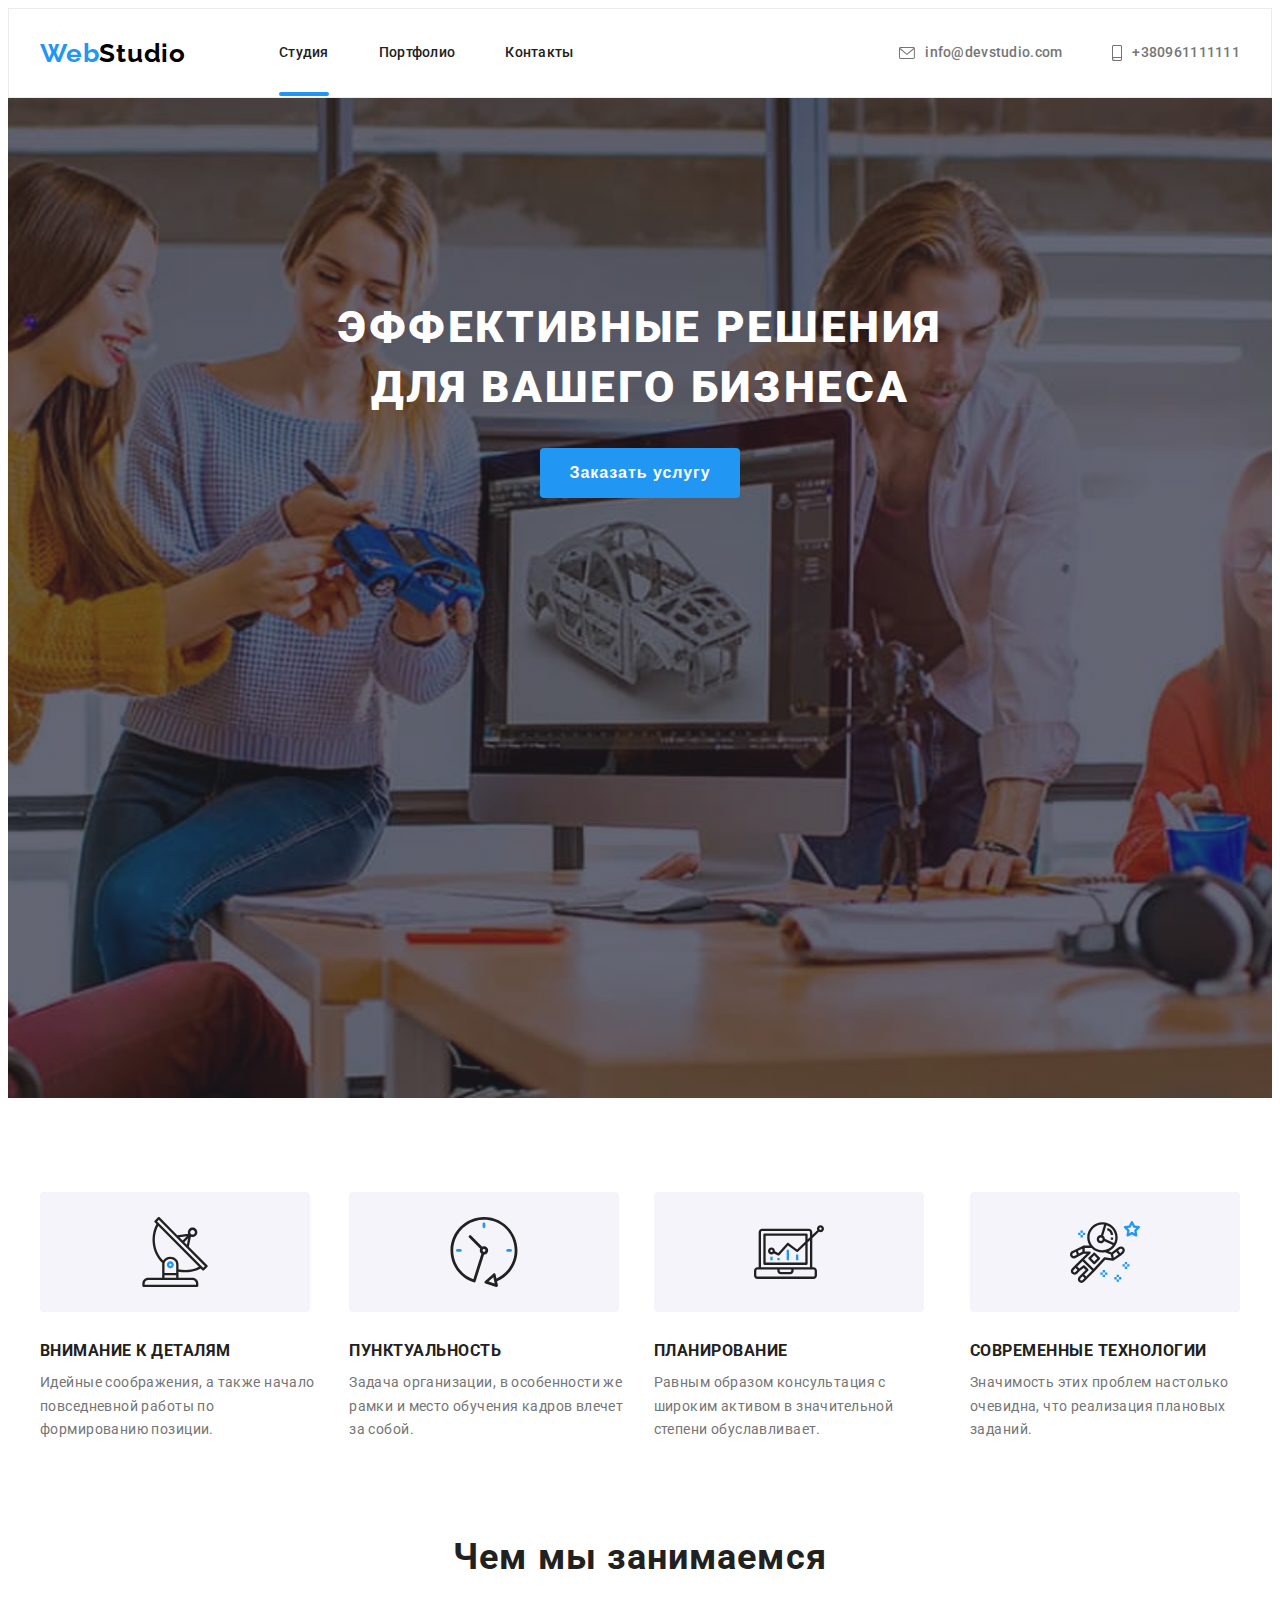
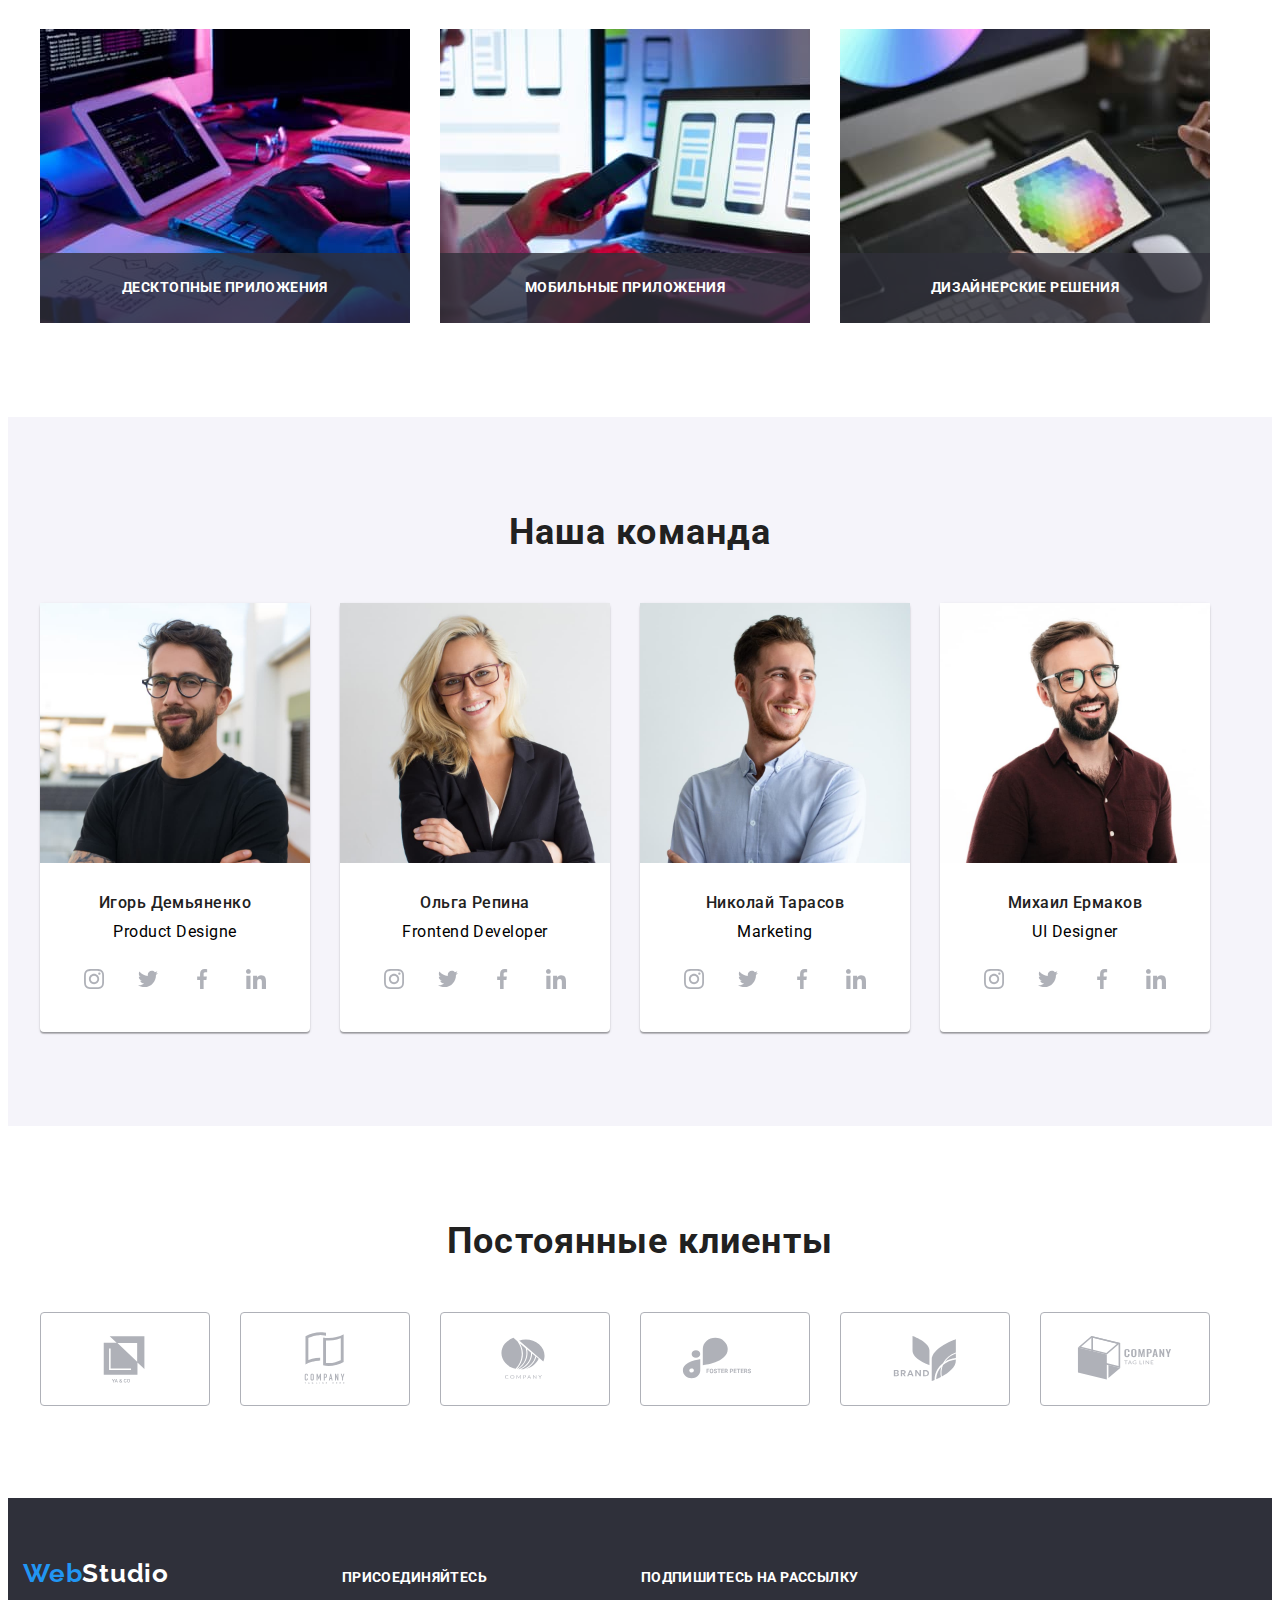
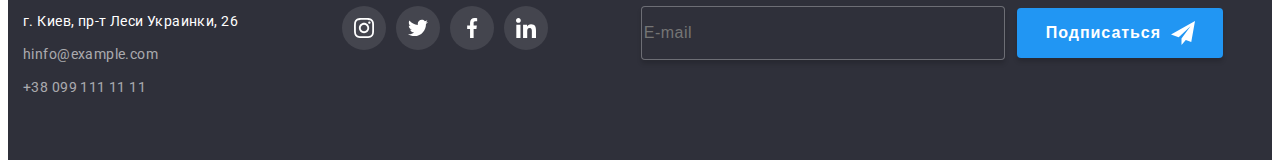
<file: index.html>
<!DOCTYPE html>
<html lang="ru">
  <head>
     <meta charset="UTF-8">
     <meta http-equiv="X-UA-Compatible" content="IE=edge">
     <meta name="viewport" content="width=device-width, initial-scale=1.0">
     <title>Студия</title>
     <link rel="stylesheet" href="https://cdnjs.cloudflare.com/ajax/libs/modern-normalize/1.1.0/modern-normalize.min.css"
      integrity="sha512-wpPYUAdjBVSE4KJnH1VR1HeZfpl1ub8YT/NKx4PuQ5NmX2tKuGu6U/JRp5y+Y8XG2tV+wKQpNHVUX03MfMFn9Q=="
      crossorigin="anonymous" referrerpolicy="no-referrer" /> 
     <link rel="preconnect" href="https://fonts.googleapis.com">
     <link rel="preconnect" href="https://fonts.gstatic.com" crossorigin>
     <link href="https://fonts.googleapis.com/css2?family=Raleway:wght@700&family=Roboto:wght@400;500;700;900&display=swap"
      rel="stylesheet">
     
     <link rel="stylesheet" href="./css/styles.css">
  </head>
 <body>
   
   <header class="header">
    <div class="container header-container"> 
      <a class="logo" href="/">Web<span class="logo-text">Studio</span></a>
      <nav class="nav">
        <ul class="nav-list">
          <li class="nav-item"><a class="nav-link link-current" href="./index.html">Студия</a></li>
          <li class="nav-item"><a class="nav-link" href="./portfolio.html">Портфолио</a></li>
          <li class="nav-item"><a class="nav-link" href="">Контакты</a></li>
        </ul>
      </nav>
      <ul class="contacts-list">
        <li class="contacts-item">
          <a class="contacts-link" href="mailto:info@devstudio.com">
            <svg class="contacts-svg" width="16" height="12" aria-label="mail">
              <use href="./images/icons.svg#icon-envelope"></use>
            </svg> 
            info@devstudio.com</a>
        </li>
        <li class="contacts-item"><a class="contacts-link" href="tel:+380961111111">
          <svg class="contacts-svg" width="10" height="16" aria-label="phone">
            <use href="./images/icons.svg#icon-smartphone"></use>
          </svg>
          +380961111111</a></li>
      </ul>
    </div>
   </header>
     <main>
      <section class="hero">
        <div class="container container-hero">
          <h1 class="title-hero">Эффективные решения для вашего бизнеса</h1>
          <button type="button" class="button-hero" data-modal-open >Заказать услугу</button>
        </div>
      </section>
      <section class="section">
        <div class="container">
          <h2 class="visually-hidden">Наши преимущества</h2>
          <ul class="advantage-list">
              <li class="advantage-item">
                 <div class="advantage-wrap">
                   <svg class="advantage-svg" aria-label="antenna">
                     <use href="./images/icons.svg#icon-antenna"></use>
                   </svg>
                  </div>
                  <h3 class="advantage-title">Внимание к деталям</h3>
                  <p class="advantage-text">Идейные соображения, а также начало повседневной работы по формированию позиции.</p>
              </li>
              <li class="advantage-item">
                <div class="advantage-wrap">
                  <svg class="advantage-svg" aria-label="clock">
                    <use href="./images/icons.svg#icon-clock"></use>
                  </svg>
                  </div>
                 <h3 class="advantage-title">Пунктуальность</h3>
                 <p class="advantage-text">Задача организации, в особенности же рамки и место обучения кадров влечет за собой.</p>
               </li>
               <li class="advantage-item">
                 <div class="advantage-wrap">
                  <svg class="advantage-svg" aria-label="diagram">
                    <use href="./images/icons.svg#icon-diagram"></use>
                  </svg>
                  </div>
                 <h3 class="advantage-title">Планирование</h3>
                 <p class="advantage-text">Равным образом консультация с широким активом в значительной степени обуславливает.</p>
               </li>
               <li class="advantage-item">
                 <div class="advantage-wrap">
                  <svg class="advantage-svg" aria-label="astronaut">
                    <use href="./images/icons.svg#icon-astronaut"></use>
                  </svg>
                  </div>
                 <h3 class="advantage-title">Современные технологии</h3>
                 <p class="advantage-text">Значимость этих проблем настолько очевидна, что реализация плановых заданий.</p>
                </li>
          </ul>
        </div>
      </section>
      <section class="section section-wrap">
        <div class="container">
          <h2 class="section-title">Чем мы занимаемся</h2>
          <ul class="wrap-list">
             <li class="wrap-item">
               <div class="wrap-img">
               <img src="./images/box1.jpg" alt="набор текста на планшете" width="370">
               <p class="wrap-text">ДЕСКТОПНЫЕ ПРИЛОЖЕНИЯ</p>
               </div>
             </li>
             <li class="wrap-item">
               <div class="wrap-img">
               <img src="./images/box2.jpg" alt="структура сайта на экране" width="370">
               <p class="wrap-text">МОБИЛЬНЫЕ ПРИЛОЖЕНИЯ</p>
              </div>
              </li>
             <li class="wrap-item">
               <div class="wrap-img">
               <img src="./images/box3.jpg" alt="палитра на экране планшета" width="370">
               <p class="wrap-text">ДИЗАЙНЕРСКИЕ РЕШЕНИЯ</p>
              </div>
             </li>
          </ul>
        </div>
      </section>
      <section class="section section-cards">
        <div class="container">
          <h2 class="section-title">Наша команда</h2>
          <ul class="cards-list">
              <li class="cards-item">
                     <img class="card-img" src="./images/photo1.jpg" alt="фото члена команды" width="270">
                     <div class="card-social">
                       <h3 class="cards-title">Игорь Демьяненко</h3>
                       <p class="cards-text">Product Designe</p>
                      <ul class="list-social">
                        <li class="item-social">
                          <a class="link-social" href="">
                          <svg class="social-svg" aria-label="instagram">
                            <use href="./images/icons.svg#icon-instagram"></use>
                          </svg>
                          </a>
                        </li>
                        <li class="item-social">
                          <a class="link-social" href="">
                            <svg class="social-svg" aria-label="twitter">
                              <use href="./images/icons.svg#icon-twitter"></use>
                            </svg>
                          </a>
                        </li>
                        <li class="item-social">
                          <a class="link-social" href="">
                            <svg class="social-svg" aria-label="facebook">
                              <use href="./images/icons.svg#icon-facebook"></use>
                            </svg>
                          </a>
                        </li>
                        <li class="item-social">
                          <a class="link-social" href="">
                            <svg class="social-svg" aria-label="linkedin">
                              <use href="./images/icons.svg#icon-linkedin"></use>
                            </svg>
                          </a>
                        </li>
                      </ul>
                     </div> 
              </li>
              <li class="cards-item">
                     <img class="card-img" src="./images/photo2.jpg" alt="фото члена команды" width="270"> 
                     <div class="card-social">
                       <h3 class="cards-title">Ольга Репина</h3>
                       <p class="cards-text">Frontend Developer</p>
                        <ul class="list-social">
                          <li class="item-social">
                            <a class="link-social" href="">
                              <svg class="social-svg" aria-label="instagram">
                                <use href="./images/icons.svg#icon-instagram"></use>
                              </svg>
                            </a>
                          </li>
                          <li class="item-social">
                            <a class="link-social" href="">
                              <svg class="social-svg" aria-label="twitter">
                                <use href="./images/icons.svg#icon-twitter"></use>
                              </svg>
                            </a>
                          </li>
                          <li class="item-social">
                            <a class="link-social" href="">
                              <svg class="social-svg" aria-label="facebook">
                                <use href="./images/icons.svg#icon-facebook"></use>
                              </svg>
                            </a>
                          </li>
                          <li class="item-social">
                            <a class="link-social" href="">
                              <svg class="social-svg" aria-label="linkedin">
                                <use href="./images/icons.svg#icon-linkedin"></use>
                              </svg>
                            </a>
                          </li>
                        </ul>
                     </div> 
              </li>
              <li class="cards-item">
                     <img class="card-img" src="./images/photo3.jpg" alt="фото члена команды" width="270"> 
                     <div class="card-social">
                       <h3 class="cards-title">Николай Тарасов</h3>
                       <p class="cards-text">Marketing</p>
                        <ul class="list-social">
                          <li class="item-social">
                            <a class="link-social" href="">
                              <svg class="social-svg" aria-label="instagram">
                                <use href="./images/icons.svg#icon-instagram"></use>
                              </svg>
                            </a>
                          </li>
                          <li class="item-social">
                            <a class="link-social" href="">
                              <svg class="social-svg" aria-label="twitter">
                                <use href="./images/icons.svg#icon-twitter"></use>
                              </svg>
                            </a>
                          </li>
                          <li class="item-social">
                            <a class="link-social" href="">
                              <svg class="social-svg" aria-label="facebook">
                                <use href="./images/icons.svg#icon-facebook"></use>
                              </svg>
                            </a>
                          </li>
                          <li class="item-social">
                            <a class="link-social" href="">
                              <svg class="social-svg" aria-label="linkedin">
                                <use href="./images/icons.svg#icon-linkedin"></use>
                              </svg>
                            </a>
                          </li>
                        </ul>
                     </div> 
              </li>
              <li class="cards-item">
                     <img class="card-img" src="./images/photo4.jpg" alt="фото члена команды" width="270"> 
                     <div class="card-social">
                       <h3 class="cards-title">Михаил Ермаков</h3>
                       <p class="cards-text">UI Designer</p>
                        <ul class="list-social">
                          <li class="item-social">
                            <a class="link-social" href="">
                              <svg class="social-svg" aria-label="instagram">
                                <use href="./images/icons.svg#icon-instagram"></use>
                              </svg>
                            </a>
                          </li>
                          <li class="item-social">
                            <a class="link-social" href="">
                              <svg class="social-svg" aria-label="twitter">
                                <use href="./images/icons.svg#icon-twitter"></use>
                              </svg>
                            </a>
                          </li>
                          <li class="item-social">
                            <a class="link-social" href="">
                              <svg class="social-svg" aria-label="facebook">
                                <use href="./images/icons.svg#icon-facebook"></use>
                              </svg>
                            </a>
                          </li>
                          <li class="item-social">
                            <a class="link-social" href="">
                              <svg class="social-svg" aria-label="linkedin">
                                <use href="./images/icons.svg#icon-linkedin"></use>
                              </svg>
                            </a>
                          </li>
                        </ul>
                     </div> 
              </li>
          </ul>
        </div>
      </section>
      <section class="section">
        <div class="container">
        <h2 class="section-title">Постоянные клиенты</h2>
        <ul class="list-clients">
          <li class="item-clients">
            <a href="" class="link-clients">
              <svg class="icon-clients">
                <use href="./images/icons.svg#icon-Logo-1"></use>
              </svg>
            </a>
          </li>
          <li class="item-clients">
            <a href="" class="link-clients">
              <svg class="icon-clients">
                <use href="./images/icons.svg#icon-Logo-2"></use>
              </svg>
            </a>
          </li>
          <li class="item-clients">
            <a href="" class="link-clients">
              <svg class="icon-clients">
                <use href="./images/icons.svg#icon-Logo-3"></use>
              </svg>
            </a>
          </li>
          <li class="item-clients">
            <a href="" class="link-clients">
              <svg class="icon-clients">
                <use href="./images/icons.svg#icon-Logo-4"></use>
              </svg>
            </a>
          </li>
          <li class="item-clients">
            <a href="" class="link-clients">
              <svg class="icon-clients">
                <use href="./images/icons.svg#icon-Logo-5"></use>
              </svg>
            </a>
          </li>
          <li class="item-clients">
            <a href="" class="link-clients">
              <svg class="icon-clients">
                <use href="./images/icons.svg#icon-Logo-6"></use>
              </svg>
            </a>
          </li>
        </ul>
      </div>
      </section>
     </main>
     <footer class="footer">
     <div class="container container-footer">
      <div class="contacts-footer"> 
      <a class="logo" href="/">Web<span class="logo-text-footer">Studio</span></a>
       <address class="address">
        <ul class="address-list">
         <li class="address-item"><a class="address-link address-href" href="https://goo.gl/maps/M4pxGZBaboN6nZQU7" target="_blank"
            rel="noopener noreferrer">г. Киев, пр-т Леси Украинки, 26</a></li>
         <li class="address-item"><a class="address-link" href=""> hinfo@example.com</a></li>
         <li class="address-item"><a class="address-link" href="">+38 099 111 11 11</a></li>
       </ul>
      </address>
      </div>
      <div class="social-footer">
        <p class="footer-text">Присоединяйтесь</p>
        <ul class="list-social">
          <li class="item-social">
            <a class="link-social link-social-footer" href="">
              <svg class="social-svg social-svg-footer" aria-label="instagram">
                <use href="./images/icons.svg#icon-instagram"></use>
              </svg>
            </a>
          </li>
          <li class="item-social">
            <a class="link-social link-social-footer" href="">
              <svg class="social-svg social-svg-footer" aria-label="twitter">
                <use href="./images/icons.svg#icon-twitter"></use>
              </svg>
            </a>
          </li>
          <li class="item-social">
            <a class="link-social link-social-footer" href="">
              <svg class="social-svg social-svg-footer" aria-label="facebook">
                <use href="./images/icons.svg#icon-facebook"></use>
              </svg>
            </a>
          </li>
          <li class="item-social">
            <a class="link-social link-social-footer" href="">
              <svg class="social-svg social-svg-footer" aria-label="linkedin">
                <use href="./images/icons.svg#icon-linkedin"></use>
              </svg>
            </a>
          </li>
        </ul>
      </div>
      <form>
        <label class="label-footer">
          Подпишитесь на рассылку
          <span class="send-footer">
          <input class="input-footer"
                 type="email"
                 name="user-email"
                 placeholder="E-mail">
          <button class="btn-form-footer" type="submit">Подписаться
            <svg class="icon-send">
              <use href="./images/icons.svg#icon-send"></use>
            </svg>
          </button>
          </span>
        </label>
      </form>
    </div>
     </footer>
    <div class="backdrop is-hidden" data-modal >
      <div class="modal">
        <button type="button" class="modal-close" data-modal-close >
            <svg width="18" height="18" class="modal-icon">
              <use href="./images/icons.svg#icon-close"></use>
            </svg>
        </button>
        <form class="form-modal" action="#">
          <b class="modal-title">Оставьте свои данные, мы вам перезвоним</b>
          <label class="modal-label" name="user-name">
            Имя
            <span class="input-wrap">
            <input class="modal-input" type="text" name="user-name">
            <svg class="form-icon">
              <use href="./images/icons.svg#icon-person-black"></use>
            </svg>
            </span>
          </label>
           <label class="modal-label" name="user-phone">
             Телефон
             <span class="input-wrap">
            <input class="modal-input" type="tel" name="user-phone">
            <svg class="form-icon">
              <use href="./images/icons.svg#icon-phone-black"></use>
            </svg>
             </span>
          </label>
           <label class="modal-label" name="user-email">
             Почта
            <span class="input-wrap">
            <input class="modal-input" type="email" name="user-email">
            <svg class="form-icon">
              <use href="./images/icons.svg#icon-email-black"></use>
            </svg>
            </span>
          </label>
          <label class="modal-label comment-label" name="comment">Комментарий
          <textarea class="modal-comment" name="comment" placeholder="Введите текст"></textarea>
          </label>
          <label class="label-checkbox">
              <input class="checkbox" type="checkbox" name="conditions">
              <svg class="checkbox-icon">
                <use href="./images/icons.svg#icon-check"></use>
              </svg>
          <span class="form-text">Соглашаюсь с рассылкой и принимаю <a class="form-text-link" href="">Условия договора</a></span>
          </label>
          <button type="submit" class="btn btn-form">Отправить</button>
        </form>
      </div>
    </div> 
   <script src="./js/modal.js">
   </script>
 </body>
</html>
</file>
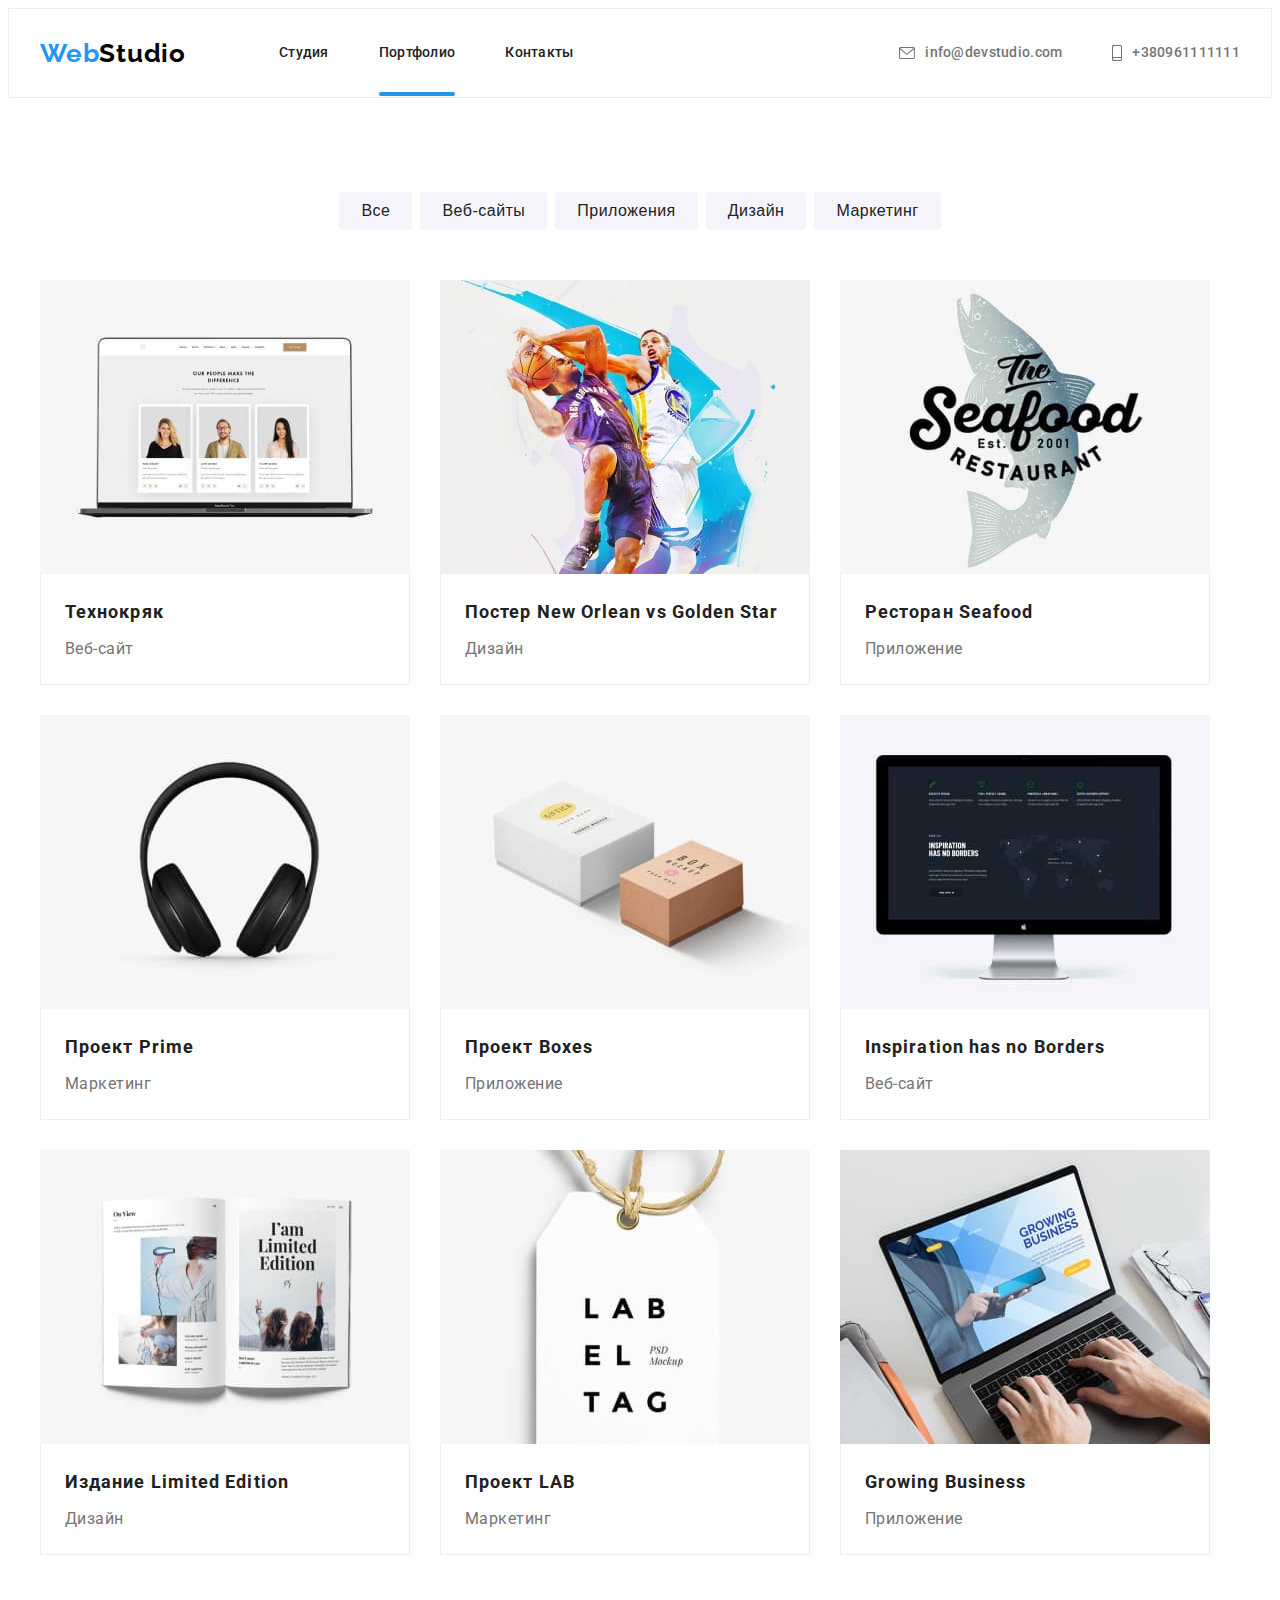
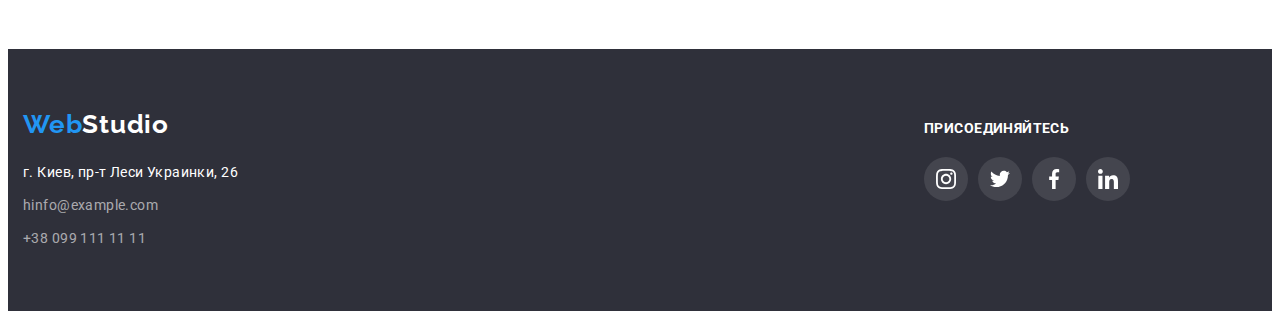
<file: portfolio.html>
<!DOCTYPE html>
<html lang="ru">
<head>
    <meta charset="UTF-8">
    <meta http-equiv="X-UA-Compatible" content="IE=edge">
    <meta name="viewport" content="width=device-width, initial-scale=1.0">
    <title>Студия</title>
    <link rel="stylesheet" href="https://cdnjs.cloudflare.com/ajax/libs/modern-normalize/1.1.0/modern-normalize.min.css"
        integrity="sha512-wpPYUAdjBVSE4KJnH1VR1HeZfpl1ub8YT/NKx4PuQ5NmX2tKuGu6U/JRp5y+Y8XG2tV+wKQpNHVUX03MfMFn9Q=="
        crossorigin="anonymous" referrerpolicy="no-referrer" />
    <link rel="preconnect" href="https://fonts.googleapis.com">
    <link rel="preconnect" href="https://fonts.gstatic.com" crossorigin>
    <link href="https://fonts.googleapis.com/css2?family=Raleway:wght@700&family=Roboto:wght@400;500;700;900&display=swap"
        rel="stylesheet">
    <link rel="stylesheet" href="./css/styles.css">
</head>
<body>
    <header class="header">
      <div class="container header-container">
        <a class="logo" href="/">Web<span class="logo-text">Studio</span></a>
        <nav class="nav">
          <ul class="nav-list">
            <li class="nav-item"><a class="nav-link" href="./index.html">Студия</a></li>
            <li class="nav-item"><a class="nav-link link-current" href="./portfolio.html">Портфолио</a></li>
            <li class="nav-item"><a class="nav-link" href="">Контакты</a></li>
          </ul>
        </nav>
      <ul class="contacts-list">
        <li class="contacts-item">
          <a class="contacts-link" href="mailto:info@devstudio.com">
            <svg class="contacts-svg" width="16" height="12" aria-label="mail">
              <use href="./images/icons.svg#icon-envelope"></use>
            </svg>
            info@devstudio.com</a>
        </li>
        <li class="contacts-item"><a class="contacts-link" href="tel:+380961111111">
            <svg class="contacts-svg" width="10" height="16" aria-label="phone">
              <use href="./images/icons.svg#icon-smartphone"></use>
            </svg>
            +380961111111</a></li>
      </ul>
      </div>
    </header>
    <main>
    <section class="section">
     <div class="container">   
        <h1 class="visually-hidden">Портфолио</h1>
        <ul class="btn-list">
            <li class="btn-item">
                <button class="btn"  type="button">Все</button>
            </li>
            <li class="btn-item">
                <button class="btn" type="button">Веб-сайты</button>
            </li>
            <li class="btn-item">
                <button class="btn" type="button">Приложения</button>
            </li>
            <li class="btn-item">
                <button class="btn" type="button">Дизайн</button>
            </li>
            <li class="btn-item">
                <button class="btn" type="button">Маркетинг</button>
            </li>
        </ul>
        <ul class="portfolio-list">
            <li class="item-img">
                   <a class="img-link" href="">
                     <div class="thumb-overlay">
                       <img src="./images/img1.jpg" alt="Сайт" width="370">
                        <p class="text-overlay">Технокряк это современная площадка распространения коронавируса. Компании используют эту платформу для цифрового
                         шпионажа и атак на защищённые сервера конкурентов.</p>
                     </div>
                    <div class="img-box">
                      <h2 class="item-img-title">Технокряк</h2>
                      <p class="item-img-text">Веб-сайт</p>
                     </div>
                   </a>
            </li>
            <li class="item-img">
               <a class="img-link" href="">
                 <div class="thumb-overlay">
                    <img src="./images/img2.jpg" alt="Постер" width="370">
                    <p class="text-overlay">Технокряк это современная площадка распространения коронавируса. Компании используют эту
                      платформу для цифрового шпионажа и атак на защищённые сервера конкурентов.</p>
                 </div>    
                 <div class="img-box">
                    <h2 class="item-img-title">Постер New Orlean vs Golden Star</h2>
                    <p class="item-img-text">Дизайн</p>
                 </div>
                </a>
            </li>
            <li class="item-img">
               <a class="img-link" href="">
                <div class="thumb-overlay">
                  <img src="./images/img3.jpg" alt="Вывеска" width="370">
                  <p class="text-overlay">Технокряк это современная площадка распространения коронавируса. Компании используют эту
                    платформу для цифрового шпионажа и атак на защищённые сервера конкурентов.</p>
                </div>
                 <div class="img-box"> 
                   <h2 class="item-img-title">Ресторан Seafood</h2>
                   <p class="item-img-text">Приложение</p>
                 </div>
                </a>
            </li>
            <li class="item-img">
               <a class="img-link" href="">
                <div class="thumb-overlay">
                   <img src="./images/img4.jpg" alt="Наушники" width="370">
                  <p class="text-overlay">Технокряк это современная площадка распространения коронавируса. Компании используют эту
                    платформу для цифрового шпионажа и атак на защищённые сервера конкурентов.</p>
                  </div>
                 <div class="img-box">
                   <h2 class="item-img-title">Проект Prime</h2>
                   <p class="item-img-text">Маркетинг</p>
                 </div>
                </a>
            </li>
            <li class="item-img">
               <a class="img-link" href="">
                <div class="thumb-overlay">
                   <img src="./images/img5.jpg" alt="Коробки" width="370">
                  <p class="text-overlay">Технокряк это современная площадка распространения коронавируса. Компании используют эту
                    платформу для цифрового шпионажа и атак на защищённые сервера конкурентов.</p>
                  </div>
                 <div class="img-box">
                   <h2 class="item-img-title">Проект Boxes</h2>
                   <p class="item-img-text">Приложение</p>
                 </div>
                </a>
            </li>
            <li class="item-img">
               <a class="img-link" href="">
                <div class="thumb-overlay"> 
                  <img src="./images/img6.jpg" alt="Монитор" width="370">
                  <p class="text-overlay">Технокряк это современная площадка распространения коронавируса. Компании используют эту
                    платформу для цифрового шпионажа и атак на защищённые сервера конкурентов.</p>
                  </div>
                 <div class="img-box"> 
                   <h2 class="item-img-title">Inspiration has no Borders</h2>
                   <p class="item-img-text">Веб-сайт</p>
                 </div>
                </a>
            </li>
            <li class="item-img">
               <a class="img-link" href="">
                <div class="thumb-overlay">
                   <img src="./images/img7.jpg" alt="Журнал" width="370">
                  <p class="text-overlay">Технокряк это современная площадка распространения коронавируса. Компании используют эту
                    платформу для цифрового шпионажа и атак на защищённые сервера конкурентов.</p>
                  </div>
                 <div class="img-box">
                   <h2 class="item-img-title">Издание Limited Edition</h2>
                   <p class="item-img-text">Дизайн</p>
                 </div>
                </a>
            </li>
            <li class="item-img">
               <a class="img-link" href="">
                <div class="thumb-overlay">
                   <img src="./images/img8.jpg" alt="Проект" width="370">
                  <p class="text-overlay">Технокряк это современная площадка распространения коронавируса. Компании используют эту
                    платформу для цифрового шпионажа и атак на защищённые сервера конкурентов.</p>
                  </div>
                 <div class="img-box">
                    <h2 class="item-img-title">Проект LAB</h2>
                    <p class="item-img-text">Маркетинг</p>
                 </div>
                </a>
            </li>
            <li class="item-img">
               <a class="img-link" href="">
                <div class="thumb-overlay"> 
                   <img src="./images/img9.jpg" alt="Приложение" width="370">
                  <p class="text-overlay">Технокряк это современная площадка распространения коронавируса. Компании используют эту
                    платформу для цифрового шпионажа и атак на защищённые сервера конкурентов.</p>
                  </div>
                 <div class="img-box"> 
                   <h2 class="item-img-title">Growing Business</h2>
                   <p class="item-img-text">Приложение</p>
                 </div>
                </a>
            </li>
        </ul>
     </div> 
    </section>
    </main>
    <footer class="footer">
      <div class="container container-footer">
        <div class="contacts-footer">
          <a class="logo" href="/">Web<span class="logo-text-footer">Studio</span></a>
          <address class="address">
            <ul class="address-list">
              <li class="address-item"><a class="address-link address-href" href="https://goo.gl/maps/M4pxGZBaboN6nZQU7"
                  target="_blank" rel="noopener noreferrer">г. Киев, пр-т Леси Украинки, 26</a></li>
              <li class="address-item"><a class="address-link" href=""> hinfo@example.com</a></li>
              <li class="address-item"><a class="address-link" href="">+38 099 111 11 11</a></li>
            </ul>
          </address>
        </div>
        <div class="social-footer">
          <p class="footer-text">Присоединяйтесь</p>
          <ul class="list-social">
            <li class="item-social">
              <a class="link-social link-social-footer" href="">
                <svg class="social-svg social-svg-footer" aria-label="instagram">
                  <use href="./images/icons.svg#icon-instagram"></use>
                </svg>
              </a>
            </li>
            <li class="item-social">
              <a class="link-social link-social-footer" href="">
                <svg class="social-svg social-svg-footer" aria-label="twitter">
                  <use href="./images/icons.svg#icon-twitter"></use>
                </svg>
              </a>
            </li>
            <li class="item-social">
              <a class="link-social link-social-footer" href="">
                <svg class="social-svg social-svg-footer" aria-label="facebook">
                  <use href="./images/icons.svg#icon-facebook"></use>
                </svg>
              </a>
            </li>
            <li class="item-social">
              <a class="link-social link-social-footer" href="">
                <svg class="social-svg social-svg-footer" aria-label="linkedin">
                  <use href="./images/icons.svg#icon-linkedin"></use>
                </svg>
              </a>
            </li>
          </ul>
        </div>
      </div>
    </footer>
</body>
</html>
</file>
<file: css/styles.css>
:root {
  --weight-title: 700;
  --color-title: #212121;
  --size-section-title: 36px;
  --color-accent: #2196f3;
  --color-text: #757575;
  --color-text-second: #ffffff;
  --wight-btn: 500;
  --size-btn: 16px;
  --background-btn: #f5f4fa;
  --size-img-title: 18px;
  --line-height-img-title: 2;
  --duration: 250ms;
  --timing-function: cubic-bezier(0.4, 0, 0.2, 1);
}

h1,
h2,
h3,
p {
  margin: 0;
}

ul {
  margin: 0;
  padding: 0;
  list-style: none;
}

button {
  cursor: pointer;
  border: none;
}

img {
  max-width: 100%;
  height: auto;
  display: block;
}

body {
  font-family: 'Roboto', sans-serif;
  font-size: 14px;
  line-height: 1.71;
}

.container {
  width: 1200px;
  padding-left: 15px;
  padding-right: 15px;
  margin: 0 auto;
}

/* ==========логотип========== */

.header {
  border: 1px solid #ececec;
}

.header-container {
  display: flex;
  align-items: center;
}

.nav-list,
.contacts-list {
  display: flex;
  align-items: center;
}

.logo {
  margin-right: 93px;
  font-family: 'Raleway', sans-serif;
  font-weight: 700;
  font-size: 26px;
  line-height: 1.19;
  letter-spacing: 0.03em;
  color: var(--color-accent);
  text-decoration: none;
}

.logo-text {
  color: #000000;
}

/* навигация и контакты */

.link-current {
  position: relative;
}

.link-current::after {
  content: '';
  position: absolute;
  bottom: -36px;
  display: block;
  width: 100%;
  height: 4px;
  border-radius: 2px;
  background-color: var(--color-accent);
}

.nav-item,
.contacts-item {
  display: inline-block;
  padding-top: 32px;
  padding-bottom: 32px;
  margin-right: 50px;
}

.nav-link,
.contacts-link {
  font-weight: 500;
  line-height: 1.14;
  letter-spacing: 0.02em;
  text-decoration: none;
  transition: color var(--duration) var(--timing-function);
}

.nav-link {
  color: #212121;
}

.nav-item:last-child,
.contacts-item:last-child {
  margin-right: 0px;
}

.nav-link:focus,
.nav-link:hover,
.contacts-link:focus,
.contacts-link:hover {
  color: var(--color-accent);
}

.contacts-list {
  margin-left: auto;
}

.contacts-link {
  color: var(--color-text);
  display: flex;
  align-items: center;
}

.contacts-svg {
  margin-right: 10px;
  fill: currentColor;
  transition: fill var(--duration) var(--timing-function);
}

/* герой */

.hero {
  height: 600px;
  max-width: 1600px;
  padding-top: 200px;
  padding-bottom: 200px;
  margin: 0;
  background-image: linear-gradient(rgba(47, 48, 58, 0.4), rgba(47, 48, 58, 0.4)),
    url(../images/hero-img.jpg);
  background-repeat: no-repeat;
  background-position: center;
  background-size: cover;
  text-align: center;
}

.title-hero {
  margin: 0 auto 30px;
  font-weight: 900;
  width: 696px;
  font-size: 44px;
  line-height: 1.36;
  letter-spacing: 0.06em;
  text-transform: uppercase;
  color: var(--color-text-second);
}

.button-hero {
  min-width: 200px;
  min-height: 50px;
  border: 1px solid transparent;
  border-radius: 4px;
  font-weight: 700;
  font-size: var(--size-btn);
  color: var(--color-text-second);
  line-height: 1.88;
  text-align: center;
  letter-spacing: 0.06em;
  background-color: var(--color-accent);
  cursor: pointer;
}

/* Наши преимущества */

.visually-hidden {
  position: absolute;
  width: 1px;
  height: 1px;
  margin: -1px;
  border: 0;
  padding: 0;
  white-space: nowrap;
  clip-path: inset(100%);
  clip: rect(0 0 0 0);
  overflow: hidden;
}

.section {
  padding-top: 94px;
  padding-bottom: 94px;
}

.advantage-list {
  display: flex;
}

.advantage-item:not(:last-child) {
  margin-right: 30px;
}

.advantage-wrap {
  width: 270px;
  height: 120px;
  display: flex;
  align-items: center;
  justify-content: center;
  margin-bottom: 30px;
  background-color: #f5f4fa;
  border-radius: 4px;
}

.advantage-svg {
  width: 70px;
  height: 70px;
}

.advantage-title {
  margin-bottom: 10px;
  font-weight: var(--weight-title);
  line-height: 1.14;
  letter-spacing: 0.03em;
  text-transform: uppercase;
  color: var(--color-title);
}

.advantage-text {
  letter-spacing: 0.03em;
  color: var(--color-text);
}

/* Чем мы занимаемся */

.section-wrap {
  padding-top: 0;
}

.wrap-list {
  display: flex;
}

.wrap-item:not(:last-child) {
  margin-right: 30px;
}

.wrap-img {
  position: relative;
}

.wrap-text {
  position: absolute;
  bottom: 0;
  left: 0;
  width: 100%;
  height: 70px;
  display: flex;
  align-items: center;
  justify-content: center;
  font-weight: 700;
  line-height: 1.14;
  letter-spacing: 0.03em;
  color: var(--color-text-second);
  background-color: rgba(47, 48, 58, 0.8);
}

.section-title {
  margin-bottom: 50px;
  font-weight: var(--weight-title);
  font-size: var(--size-section-title);
  line-height: 1.17;
  letter-spacing: 0.03em;
  text-align: center;
  color: var(--color-title);
}

/* Наша команда */

.section-cards {
  background-color: #f5f4fa;
}

.cards-list {
  display: flex;
}

.cards-item:not(:last-child) {
  margin-right: 30px;
}

.cards-item {
  text-align: center;
  border-bottom: 1px solid transparent;
  border-radius: 4px;
  box-shadow: 0px 2px 1px 0 rgba(0, 0, 0, 0.2), 0px 1px 1px 0 rgba(0, 0, 0, 0.14),
    0px 1px 3px 0 rgba(0, 0, 0, 0.12);
  background-color: #ffffff;
}

.card-social {
  padding: 30px 0;
}

.cards-title {
  margin-bottom: 10px;
  font-weight: 500;
  font-size: 16px;
  line-height: 1.19;
  letter-spacing: 0.03em;
  color: var(--color-title);
}

.cards-text {
  margin-bottom: 16px;
  font-size: 16px;
  line-height: 1.19;
  letter-spacing: 0.03em;
}

.list-social {
  display: flex;
  justify-content: center;
  align-items: center;
}

.item-social {
  width: 44px;
  height: 44px;
}

.item-social:not(:last-child) {
  margin-right: 10px;
}

.link-social {
  width: 100%;
  height: 100%;
  display: flex;
  justify-content: center;
  align-items: center;
  border-radius: 50%;
  color: #afb1b8;
  transition: color var(--duration) var(--timing-function),
    background-color var(--duration) var(--timing-function);
}

.link-social:hover,
.link-social:focus {
  color: #ffffff;
  background-color: var(--color-accent);
}

.link-social:hover .social-svg,
.link-social:focus .social-svg {
  fill: currentColor;
}

.social-svg {
  width: 20px;
  height: 20px;
  fill: currentColor;
}

/* Постоянные клиенты */

.list-clients {
  display: flex;
}

.item-clients {
  width: 170px;
  height: 92px;
  display: flex;
  justify-content: center;
}

.link-clients {
  width: 100%;
  height: 100%;
  display: flex;
  align-items: center;
  justify-content: center;
  color: #afb1b8;
  border: 1px solid #afb1b8;
  border-radius: 4px;
}

.link-clients:focus,
.link-clients:hover {
  border-color: var(--color-accent);
}

.link-clients:hover .icon-clients,
.link-clients:focus .icon-clients {
  fill: var(--color-accent);
}

.icon-clients {
  width: 106px;
  height: 60px;
  fill: currentColor;
  transition: fill var(--duration) var(--timing-function);
}

.item-clients:not(:last-child) {
  margin-right: 30px;
}

/* подвал */

.footer {
  background-color: #2f303a;
  padding-top: 60px;
  padding-bottom: 60px;
}

.container-footer {
  display: flex;
  align-items: baseline;
  margin-right: 70px;
}

.logo-text-footer {
  color: var(--color-text-second);
}

.address {
  margin-top: 20px;
}

.address-link {
  font-style: normal;
  letter-spacing: 0.03em;
  text-decoration: none;
  color: rgba(255, 255, 255, 0.6);
  transition: color var(--duration) var(--timing-function);
}

.address-item:not(:last-child) {
  margin-bottom: 9px;
}

.address-href {
  color: var(--color-text-second);
}

.address-link:hover,
.address-link:focus {
  color: var(--color-accent);
}

.contacts-footer {
  flex-grow: 1;
}

.social-footer {
  margin-right: 93px;
}

.footer-text {
  margin-bottom: 20px;
  font-weight: 700;
  line-height: 1.14;
  letter-spacing: 0.03em;
  text-transform: uppercase;
  color: var(--color-text-second);
}

.link-social-footer {
  color: #ffffff;
  background-color: rgba(255, 255, 255, 0.1);
  transition: background-color var(--duration) var(--timing-function);
}

.link-social-footer:hover,
.link-social-footer:focus {
  background-color: var(--color-accent);
}

.social-svg-footer {
  fill: currentColor;
}

.label-footer {
  display: flex;
  flex-direction: column;
  font-weight: 700;
  line-height: 1.14;
  letter-spacing: 0.03em;
  text-transform: uppercase;
  color: #ffffff;
}

.send-footer {
  display: flex;
  align-items: center;
  margin-top: 20px;
}

.input-footer {
  display: inline-block;
  margin-right: 12px;
  width: 358px;
  min-height: 50px;
  outline: none;
  background-color: #2f303a;
  border: 1px solid rgba(255, 255, 255, 0.3);
  box-shadow: 0px 4px 4px rgba(0, 0, 0, 0.15);
  border-radius: 4px;
  font-weight: 500;
  font-size: 16px;
  line-height: 1.25;
  letter-spacing: 0.03em;
  color: rgba(255, 255, 255, 0.6);
}

.btn-form-footer {
  display: flex;
  align-items: center;
  justify-content: center;
  min-width: 200px;
  height: 50px;
  padding: 10px 28px 10px 29px;
  background-color: var(--color-accent);
  box-shadow: 0px 4px 4px rgba(0, 0, 0, 0.15);
  border-radius: 4px;
  font-weight: 700;
  font-size: var(--size-btn);
  line-height: 1.88;
  text-align: center;
  letter-spacing: 0.06em;
  color: #ffffff;
}

.icon-send {
  width: 24px;
  height: 24px;
  margin-left: 10px;
  fill: #ffffff;
}

/* Портфолио */
/* Кнопки */

.nav-list .link.current {
  color: var(--color-accent);
}

.btn-list {
  display: flex;
  justify-content: center;
  margin-bottom: 50px;
}

.btn-item:not(:last-child) {
  margin-right: 8px;
}

.btn {
  padding: 6px 22px;
  font-weight: var(--wight-btn);
  font-size: var(--size-btn);
  line-height: 1.63;
  text-align: center;
  letter-spacing: 0.03em;
  color: #212121;
  background-color: #f5f4fa;
  border-radius: 4px;
  transition: color var(--duration) var(--timing-function),
    background-color var(--duration) var(--timing-function),
    box-shadow var(--duration) var(--timing-function);
}

.btn:hover,
.btn:focus {
  background-color: var(--color-accent);
  color: var(--color-text-second);
  box-shadow: 0px 3px 1px rgba(0, 0, 0, 0.1), 0px 1px 2px rgba(0, 0, 0, 0.08),
    0px 2px 2px rgba(0, 0, 0, 0.12);
  border-radius: 4px;
}

/* Карточки */

.portfolio-list {
  margin-right: -30px;
  margin-bottom: -30px;
  display: flex;
  flex-wrap: wrap;
}

.item-img {
  flex-basis: calc(100% / 3-30px);
  margin-right: 30px;
  margin-bottom: 30px;
}

.thumb-overlay {
  position: relative;
  display: flex;
  margin: 0;
  padding: 0;
  width: 370px;
  height: 294px;
  overflow: hidden;
}

.text-overlay {
  position: absolute;
  top: 0;
  left: 0;
  width: 100%;
  height: 294px;
  padding: 24px 63px;
  font-weight: 500;
  font-size: 18px;
  line-height: 1.56;
  letter-spacing: 0.03em;
  color: var(--color-text-second);
  background-color: rgba(33, 150, 243, 0.9);
  transform: translateY(100%);
  transition: transform var(--duration) var(--timing-function);
}

.img-link:hover .text-overlay,
.img-link:focus .text-overlay {
  transform: translateY(0);
}

.img-link {
  text-decoration: none;
  display: block;
  transition: box-shadow var(--duration) var(--timing-function);
}

.img-link:hover,
.img-link:focus {
  box-shadow: 0px 1px 1px rgba(0, 0, 0, 0.12), 0px 4px 4px rgba(0, 0, 0, 0.06),
    1px 4px 6px rgba(0, 0, 0, 0.16);
}

.img-box {
  padding: 20px 24px;
  border-left: 1px solid #eeeeee;
  border-bottom: 1px solid #eeeeee;
  border-right: 1px solid #eeeeee;
}

.item-img-title {
  margin-bottom: 4px;
  font-weight: var(--weight-title);
  font-size: var(--size-img-title);
  line-height: var(--line-height-img-title);
  letter-spacing: 0.06em;
  color: var(--color-title);
}

.item-img-text {
  font-size: 16px;
  line-height: 1.88;
  letter-spacing: 0.03em;
  color: var(--color-text);
}

/* ===========модальное окно========== */

.backdrop {
  position: fixed;
  top: 0;
  left: 0;
  display: flex;
  margin: auto;
  width: 100vw;
  height: 100vh;
  background-color: rgba(0, 0, 0, 0.2);
  opacity: 1;
  transition: opacity var(--duration) var(--timing-function);
}

.is-hidden {
  visibility: hidden;
  opacity: 0;
  pointer-events: none;
}

.modal {
  position: absolute;
  top: 50%;
  left: 50%;
  padding: 40px;
  transform: translate(-50%, -50%) scale(1);
  transition: transform var(--duration) var(--timing-function);
  width: 528px;
  min-height: 581px;
  background-color: #ffffff;
  border-radius: 4px;
  box-shadow: 0px 1px 3px rgba(0, 0, 0, 0.12), 0px 1px 1px rgba(0, 0, 0, 0.14),
    0px 2px 1px rgba(0, 0, 0, 0.2);
}

.is-hidden .modal {
  transform: translate(-50%, -50%) scale(0.8);
}

.modal-close {
  position: absolute;
  top: 8px;
  right: 8px;
  padding: 0;
  display: flex;
  align-items: center;
  justify-content: center;
  width: 30px;
  height: 30px;
  background-color: #ffffff;
  border: 1px solid rgba(0, 0, 0, 0.1);
  border-radius: 50%;
}

.modal-title {
  display: block;
  margin-bottom: 12px;
  font-weight: 700;
  font-size: 20px;
  line-height: 1.15;
  text-align: center;
  letter-spacing: 0.03em;
  color: var(--color-title);
}

.modal-label {
  display: block;
  margin-bottom: 10px;
  font-weight: 400;
  font-size: 12px;
  line-height: 1.17;
  letter-spacing: 0.01em;
  color: #757575;
}

.input-wrap {
  position: relative;
  display: block;
  margin-top: 4px;
}

.modal-input {
  display: block;
  width: 100%;
  height: 40px;
  padding: 11px 12px 11px 42px;
  outline: none;
  border: 1px solid rgba(33, 33, 33, 0.2);
  border-radius: 4px;
  transition: border-color var(--duration) var(--timing-function);
}

.modal-close:focus .modal-icon {
  fill: var(--color-accent);
}

.modal-input:focus,
.modal-comment:focus {
  border-color: var(--color-accent);
}

.modal-input:focus ~ .form-icon {
  fill: var(--color-accent);
}

.form-icon {
  position: absolute;
  top: 50%;
  left: 12px;
  transform: translateY(-50%);
  width: 18px;
  height: 18px;
  fill: #212121;
  transition: fill var(--duration) var(--timing-function);
}

.comment-label {
  margin-bottom: 20px;
}

.modal-comment {
  display: block;
  width: 100%;
  height: 120px;
  padding: 12px 16px;
  margin-top: 4px;
  resize: none;
  font-weight: 500;
  font-size: 12px;
  line-height: 1.17;
  letter-spacing: 0.01em;
  color: rgba(117, 117, 117, 0.5);
  outline: none;
  border: 1px solid rgba(33, 33, 33, 0.2);
  border-radius: 4px;
}

.form-text {
  font-weight: 500;
  line-height: 1.71;
  letter-spacing: 0.03em;
  color: #757575;
}

.form-text-link {
  color: var(--color-accent);
}

.label-checkbox {
  display: flex;
  align-items: center;
  justify-content: center;
}

.checkbox-icon {
  width: 16px;
  height: 15px;
  margin-right: 8px;
  outline: none;
  fill: #ffffff;
  border: 1px solid #212121;
  border-radius: 4px;
  transition: border var(--duration) var(--timing-function),
    background-color var(--duration) var(--timing-function);
}

.checkbox {
  position: absolute;
  width: 1px;
  height: 1px;
  margin: -1px;
  border: 0;
  padding: 0;
  white-space: nowrap;
  clip-path: inset(100%);
  clip: rect(0 0 0 0);
  overflow: hidden;
}

.checkbox:focus {
  border: 1px solid var(--color-accent);
}

.checkbox:checked ~ .checkbox-icon {
  background-color: var(--color-accent);
  border: 1px solid var(--color-accent);
}

.btn-form {
  min-width: 200px;
  height: 50px;
  margin: 30px auto 0 auto;
  padding: 10px 55px 10px 56px;
  background-color: #188ce8;
  outline: none;
  box-shadow: 0px 4px 4px rgba(0, 0, 0, 0.15);
  border-radius: 4px;
  font-weight: 700;
  line-height: 1.88;
  display: flex;
  align-items: center;
  text-align: center;
  letter-spacing: 0.06em;
  color: #ffffff;
}
</file>
